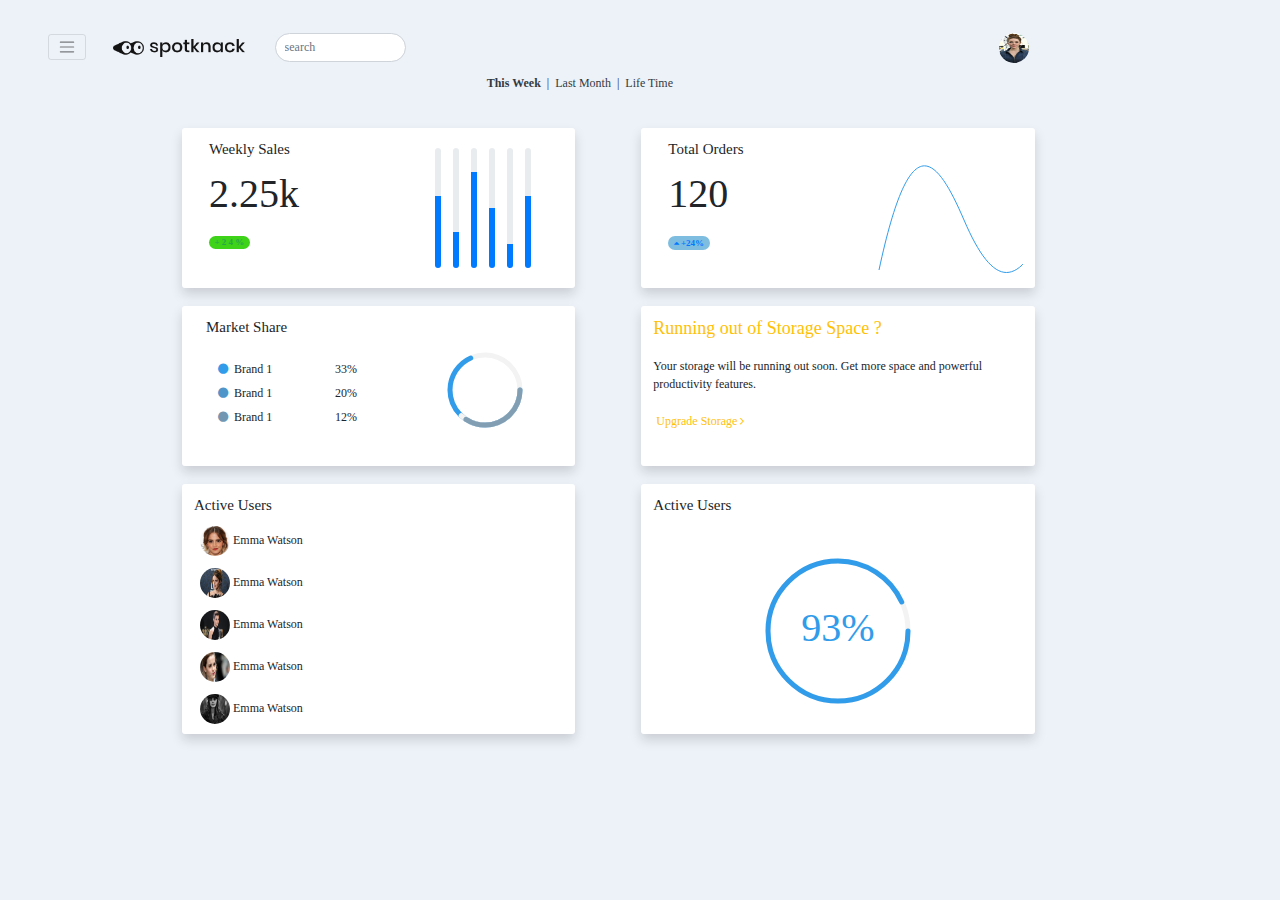
<file: index.html>
<html>
    <head>
        <meta name="viewport" content="width=device-width,initial-scale=1.0">
        <title>Screen1</title>
        <script src="https://code.jquery.com/jquery-3.5.1.slim.min.js" integrity="sha384-DfXdz2htPH0lsSSs5nCTpuj/zy4C+OGpamoFVy38MVBnE+IbbVYUew+OrCXaRkfj" crossorigin="anonymous"></script>
        <script src="https://cdn.jsdelivr.net/npm/popper.js@1.16.1/dist/umd/popper.min.js"></script>
        <script src="https://stackpath.bootstrapcdn.com/bootstrap/4.5.2/js/bootstrap.min.js"></script>
        <link href="https://stackpath.bootstrapcdn.com/font-awesome/4.7.0/css/font-awesome.min.css" rel="stylesheet"/>
        <link rel="stylesheet" href="https://stackpath.bootstrapcdn.com/bootstrap/4.5.2/css/bootstrap.min.css">
        <link rel="stylesheet" href="style/main.css">
        </head>
    <body class="body-bg">
        <div class="d-flex my-3 align-items-baseline width-fit">
            <nav class="col-xs-2 navbar navbar-expand-xxl bg-light body-bg navbar-light h-100 ml-5">
                <button class="navbar-toggler" type="button" data-toggle="collapse" data-target="#navbarSupportedContent" aria-controls="navbarSupportedContent" aria-expanded="false" aria-label="Toggle navigation">
                  <span class="navbar-toggler-icon body-bg"></span>
                </button>
            
                <div class="collapse navbar-collapse" id="navbarSupportedContent">
                  <ul class="navbar-nav border-right">
                    <li class="nav-item dropdown">
                        <a class="nav-link dropdown-toggle" href="#" id="navbarDropdown" role="button" data-toggle="dropdown" aria-haspopup="true" aria-expanded="false">
                            <i class="fa fa-briefcase" aria-hidden="true"></i> Home
                        </a>
                        <div class="dropdown-menu w-50" aria-labelledby="navbarDropdown">
                          <a class="dropdown-item" href="home/screen2.html">Home</a>
                          <a class="dropdown-item" href="#">Home</a>
                          <a class="dropdown-item" href="#">Home</a>
                        </div>
                    </li>
                      <li class="nav-item dropdown">
                        <a class="nav-link dropdown-toggle" href="#" id="navbarDropdown" role="button" data-toggle="dropdown" aria-haspopup="true" aria-expanded="false">
                            <i class="fa fa-briefcase" aria-hidden="true"></i> Page 1
                        </a>
                        <div class="dropdown-menu w-50" aria-labelledby="navbarDropdown">
                            <a class="dropdown-item" href="#">Page</a>
                            <a class="dropdown-item" href="#">Page</a>
                            <a class="dropdown-item" href="#">Page</a>
                        </div>
                      </li>
                    <li class="nav-item dropdown">
                      <a class="nav-link dropdown-toggle" href="#" id="navbarDropdown" role="button" data-toggle="dropdown" aria-haspopup="true" aria-expanded="false">
                        <i class="fa fa-briefcase" aria-hidden="true"></i> Page 2
                      </a>
                      <div class="dropdown-menu w-50" aria-labelledby="navbarDropdown">
                        <a class="dropdown-item" href="#">Page</a>
                        <a class="dropdown-item" href="#">Page</a>
                        <a class="dropdown-item" href="#">Page</a>
                      </div>
                    </li>
                    <li class="nav-item">
                      <a class="nav-link" href="#"><i class="fa fa-briefcase" aria-hidden="true"></i> Page 2</a>
                    </li>
                  </ul>
                </div>
            </nav>


        <div class="col container">
            <div class="row align-items-baseline">
                <div class="col col-lg-2 py-3"><img src="images/spotknacklogo.png" class="logo"></div>

                <div class="col col-lg-2 py-3">
                    <input type="search" class="form-control rounded-pill" placeholder="search">
                </div>
                <div class="col py-1">
                    <div class="profile btn-group dropleft pt-4">
                        <a class="dropdown-toggle" data-toggle="dropdown" aria-haspopup="true" aria-expanded="false">
                          <img src="./images/profile.jpeg" class="img-icon">
                        </a>
                        <div class="dropdown-menu top-auto drop-left-set">
                            <a class="dropdown-item" href="#">Settings</a>
                            <a class="dropdown-item" href="#">Privacy</a>
                            <a class="dropdown-item" href="#">Security</a>
                            <div class="dropdown-divider"></div>
                            <a class="dropdown-item" href="#">Profile</a>
                            <a class="dropdown-item" href="#">Logout</a>
                        </div>
                    </div>
                </div>
            </div>

            <div class="d-flex justify-content-center mb-5">
                <a href="./index.html" class="text-dark day font-bold">This Week &nbsp; <span class="sr-only">(current)</span></a> | &nbsp;
                <a href="./home/this_month.html" class="text-dark day">Last Month &nbsp;</a> | &nbsp;
                <a href="#" class="text-dark day">Life Time &nbsp;</a> 
            </div>
            
            <div class="row ml-5">
                <div class="col-lg-6">
                    <div class="d-flex flex-nowrap p-3 shadow h-160 mb-4 mx-4 bg-white rounded d-block">
                        <div class="col">
                            <h5>Weekly Sales</h5>
                            <p class="font-size-40">2.25k</p>
                            <div class="badge bg-green badge-pill text-success cursor-pointer"> + 2 4 % </div>
                        </div>
                        <div class="col d-contents">
                            <div class="rotate-90">
                                <div class="p-2">
                                    <div class="progress w-120 progress-height">
                                        <div class="progress-bar" style="width:60%"></div>
                                    </div>
                                </div>
                                <div class="p-2">
                                    <div class="progress w-120 progress-height">
                                        <div class="progress-bar" style="width:30%"></div>
                                    </div>
                                </div>
                                <div class="p-2">
                                    <div class="progress w-120 progress-height">
                                        <div class="progress-bar" style="width:80%"></div>
                                    </div>
                                </div>
                                <div class="p-2">
                                    <div class="progress w-120 progress-height">
                                        <div class="progress-bar" style="width:50%"></div>
                                    </div>
                                </div>
                                <div class="p-2">
                                    <div class="progress w-120 progress-height">
                                        <div class="progress-bar" style="width:20%"></div>
                                    </div>
                                </div>
                                <div class="p-2">
                                    <div class="progress w-120 progress-height">
                                        <div class="progress-bar" style="width:60%"></div>
                                    </div>
                                </div>
                            </div>
                        </div>
                    </div>

                    <div class="shadow mb-4 mx-4 h-160 px-3 pt-3 bg-white rounded">
                        <h5 class="pb-1 px-3">Market Share</h5>
                        <div class="d-flex">
                            <div class="col-xs-4 col-lg-4 mt-3">
                                <div class="p-1"><i class="fa fa-circle blue-1 px-2" aria-hidden="true"></i>Brand 1</div>
                                <div class="p-1"><i class="fa fa-circle blue-2 px-2" aria-hidden="true"></i>Brand 1</div>
                                <div class="p-1"><i class="fa fa-circle blue-3 px-2" aria-hidden="true"></i>Brand 1</div>
                            </div>
                            <div class="col-xs-4 col-lg-4 mt-3">
                                <div class="p-1">33%</div>
                                <div class="p-1">20%</div>
                                <div class="p-1">12%</div>
                            </div>
                            <div class="col-xs-4 col-lg-4 d-contents">
                                <div class="box-1">
                                    <div class="percent">
                                        <svg>
                                            <circle cx="40" cy="40" r="35"/>
                                            <circle cx="40" cy="40" r="35"/>
                                            <circle cx="40" cy="40" r="35"/>
                                            <circle cx="40" cy="40" r="35"/>
                                        </svg>
                                    </div>
                                </div>
                            </div>
                        </div>
                    </div>

                    <div class="shadow h-250 p-3 mb-4 mx-4 bg-white rounded">
                        <h5>Active Users</h5>
                        <div class="p-2"><img src="images/img-1.jpg" class="img-fluid img-icon"> Emma Watson</div>
                        <div class="p-2"><img src="images/img-2.jpeg" class="img-fluid img-icon"> Emma Watson</div>
                        <div class="p-2"><img src="images/img-3.jpg" class="img-fluid img-icon"> Emma Watson</div>
                        <div class="p-2"><img src="images/img-4.jpeg" class="img-fluid img-icon"> Emma Watson</div>
                        <div class="p-2"><img src="images/img-5.jpg" class="img-fluid img-icon"> Emma Watson</div>
                    </div>
                </div>

                <div class="col-lg-6">
                    <div class="d-flex flex-nowrap p-3 shadow h-160 mb-4 mx-4 bg-white rounded">
                        <div class="col-xs-8 col-lg-7">
                            <h5>Total&nbsp;Orders</h5>
                            <p class="font-size-40">120</p>
                            <div class="badge bg-blue badge-pill text-primary cursor-pointer"><i class="fa fa-caret-up" aria-hidden="true"></i> +24%</div>
                        </div>
                        <div class="col-xs-4 col-lg-5 d-contents">
                            <svg>
                                <path d="M 10 130 C 40 -10, 65 10, 95 80 S 150 150, 180 80" stroke="#319cea" fill="transparent" />
                            </svg>
                        </div>
                    </div>

                    <div class="shadow h-160 p-3 mb-4 mx-4 bg-white rounded">
                        <h4 class="text-warning pb-3">Running out of Storage Space ?</h4>
                        <div class="d-flex">
                            <p class="flex-grow-1 pb-2">Your storage will be running out soon. Get more space and powerful productivity features.</p>
                        </div>
                        <h6 class="text-warning p-1">Upgrade Storage <i class="fa fa-angle-right cursor-pointer" aria-hidden="true"></i></h6>
                    </div>

                    <div class="shadow h-250 p-3 mb-4 mx-4 bg-white rounded">
                        <h5 class="pb-5">Active Users</h5>
                        <div class="box pb-4">
                            <div class="percent">
                                <svg>
                                    <circle cx="70" cy="70" r="70"/>
                                    <circle cx="70" cy="70" r="70"/>
                                </svg>
                                <div class="number">
                                    <h2>93%</h2>
                                </div>
                            </div>
                        </div>
                    </div>
                </div>
            </div>

        </div>
    </div>    
    </body>
</html>
</file>
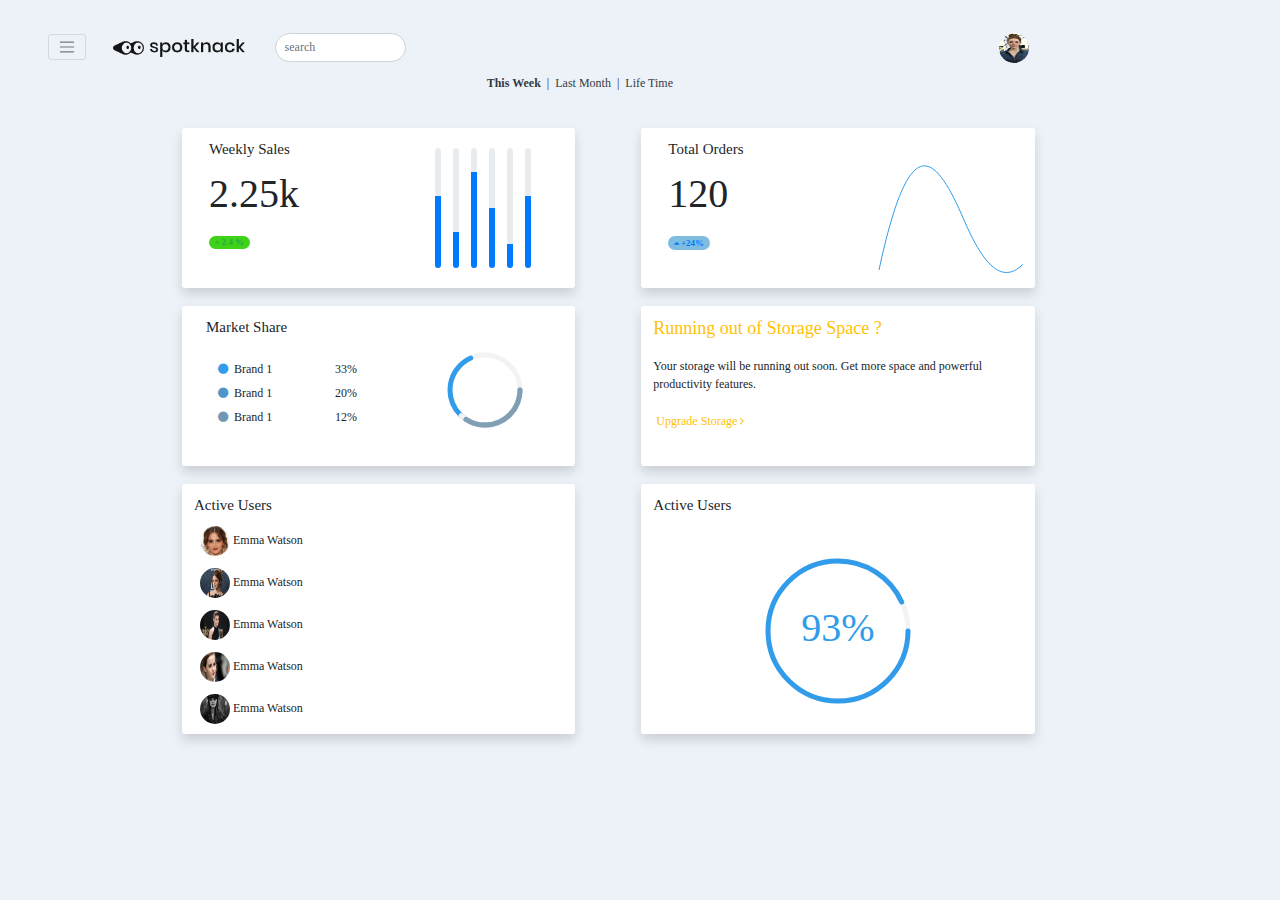
<file: home/screen2.html>
<html>
    <head>
        <meta name="viewport" content="width=device-width,initial-scale=1.0">
        <title>Screen2</title>
        <script src="https://code.jquery.com/jquery-3.5.1.slim.min.js" integrity="sha384-DfXdz2htPH0lsSSs5nCTpuj/zy4C+OGpamoFVy38MVBnE+IbbVYUew+OrCXaRkfj" crossorigin="anonymous"></script>
        <script src="https://cdn.jsdelivr.net/npm/popper.js@1.16.1/dist/umd/popper.min.js"></script>
        <script src="https://stackpath.bootstrapcdn.com/bootstrap/4.5.2/js/bootstrap.min.js"></script>
        <link href="https://stackpath.bootstrapcdn.com/font-awesome/4.7.0/css/font-awesome.min.css" rel="stylesheet"/>
        <link rel="stylesheet" href="https://stackpath.bootstrapcdn.com/bootstrap/4.5.2/css/bootstrap.min.css">
        <link rel="stylesheet" href="../style/main.css">
        </head>
    <body class="body-bg">
        <div class="d-flex my-3 align-items-baseline width-fit">
            <nav class="col-xs-2 navbar navbar-expand-xxl bg-light body-bg navbar-light h-100 ml-5">
                <button class="navbar-toggler" type="button" data-toggle="collapse" data-target="#navbarSupportedContent" aria-controls="navbarSupportedContent" aria-expanded="false" aria-label="Toggle navigation">
                  <span class="navbar-toggler-icon body-bg"></span>
                </button>
            
                <div class="collapse navbar-collapse" id="navbarSupportedContent">
                  <ul class="navbar-nav border-right">
                    <li class="nav-item dropdown">
                        <a class="nav-link dropdown-toggle" href="#" id="navbarDropdown" role="button" data-toggle="dropdown" aria-haspopup="true" aria-expanded="false">
                            <i class="fa fa-briefcase" aria-hidden="true"></i> Home
                        </a>
                        <div class="dropdown-menu w-50" aria-labelledby="navbarDropdown">
                          <a class="dropdown-item" href="screen2.html">Home</a>
                          <a class="dropdown-item" href="#">Home</a>
                          <a class="dropdown-item" href="#">Home</a>
                        </div>
                    </li>
                      <li class="nav-item dropdown">
                        <a class="nav-link dropdown-toggle" href="#" id="navbarDropdown" role="button" data-toggle="dropdown" aria-haspopup="true" aria-expanded="false">
                            <i class="fa fa-briefcase" aria-hidden="true"></i> Page 1
                        </a>
                        <div class="dropdown-menu w-50" aria-labelledby="navbarDropdown">
                            <a class="dropdown-item" href="#">Page</a>
                            <a class="dropdown-item" href="#">Page</a>
                            <a class="dropdown-item" href="#">Page</a>
                        </div>
                      </li>
                    <li class="nav-item dropdown">
                      <a class="nav-link dropdown-toggle" href="#" id="navbarDropdown" role="button" data-toggle="dropdown" aria-haspopup="true" aria-expanded="false">
                        <i class="fa fa-briefcase" aria-hidden="true"></i> Page 2
                      </a>
                      <div class="dropdown-menu w-50" aria-labelledby="navbarDropdown">
                        <a class="dropdown-item" href="#">Page</a>
                        <a class="dropdown-item" href="#">Page</a>
                        <a class="dropdown-item" href="#">Page</a>
                      </div>
                    </li>
                    <li class="nav-item">
                      <a class="nav-link" href="#"><i class="fa fa-briefcase" aria-hidden="true"></i> Page 2</a>
                    </li>
                  </ul>
                </div>
            </nav>


        <div class="col container">
            <div class="row align-items-baseline">
                <div class="col col-lg-2 py-3"><img src="../images/spotknacklogo.png" class="logo"></div>

                <div class="col col-lg-2 py-3">
                    <input type="search" class="form-control rounded-pill" placeholder="search">
                </div>
                <div class="col py-1">
                    <div class="profile btn-group dropleft pt-4">
                        <a class="dropdown-toggle" data-toggle="dropdown" aria-haspopup="true" aria-expanded="false">
                          <img src="../images/profile.jpeg" class="img-icon">
                        </a>
                        <div class="dropdown-menu top-auto drop-left-set">
                            <a class="dropdown-item" href="#">Settings</a>
                            <a class="dropdown-item" href="#">Privacy</a>
                            <a class="dropdown-item" href="#">Security</a>
                            <div class="dropdown-divider"></div>
                            <a class="dropdown-item" href="#">Profile</a>
                            <a class="dropdown-item" href="#">Logout</a>
                        </div>
                    </div>
                </div>
            </div>

            <div class="d-flex justify-content-center mb-5">
                <a href="../index.html" class="text-dark day font-bold">This Week &nbsp; <span class="sr-only">(current)</span></a> | &nbsp;
                <a href="../home/this_month.html" class="text-dark day">Last Month &nbsp;</a> | &nbsp;
                <a href="#" class="text-dark day">Life Time &nbsp;</a> 
            </div>
            
            <div class="row ml-5">
                <div class="col-lg-6">
                    <div class="d-flex flex-nowrap p-3 shadow h-160 mb-4 mx-4 bg-white rounded d-block">
                        <div class="col">
                            <h5>Weekly Sales</h5>
                            <p class="font-size-40">2.25k</p>
                            <div class="badge bg-green badge-pill text-success cursor-pointer"> + 2 4 % </div>
                        </div>
                        <div class="col d-contents">
                            <div class="rotate-90">
                                <div class="p-2">
                                    <div class="progress w-120 progress-height">
                                        <div class="progress-bar" style="width:60%"></div>
                                    </div>
                                </div>
                                <div class="p-2">
                                    <div class="progress w-120 progress-height">
                                        <div class="progress-bar" style="width:30%"></div>
                                    </div>
                                </div>
                                <div class="p-2">
                                    <div class="progress w-120 progress-height">
                                        <div class="progress-bar" style="width:80%"></div>
                                    </div>
                                </div>
                                <div class="p-2">
                                    <div class="progress w-120 progress-height">
                                        <div class="progress-bar" style="width:50%"></div>
                                    </div>
                                </div>
                                <div class="p-2">
                                    <div class="progress w-120 progress-height">
                                        <div class="progress-bar" style="width:20%"></div>
                                    </div>
                                </div>
                                <div class="p-2">
                                    <div class="progress w-120 progress-height">
                                        <div class="progress-bar" style="width:60%"></div>
                                    </div>
                                </div>
                            </div>
                        </div>
                    </div>

                    <div class="shadow mb-4 mx-4 h-160 px-3 pt-3 bg-white rounded">
                        <h5 class="pb-1 px-3">Market Share</h5>
                        <div class="d-flex">
                            <div class="col-xs-4 col-lg-4 mt-3">
                                <div class="p-1"><i class="fa fa-circle blue-1 px-2" aria-hidden="true"></i>Brand 1</div>
                                <div class="p-1"><i class="fa fa-circle blue-2 px-2" aria-hidden="true"></i>Brand 1</div>
                                <div class="p-1"><i class="fa fa-circle blue-3 px-2" aria-hidden="true"></i>Brand 1</div>
                            </div>
                            <div class="col-xs-4 col-lg-4 mt-3">
                                <div class="p-1">33%</div>
                                <div class="p-1">20%</div>
                                <div class="p-1">12%</div>
                            </div>
                            <div class="col-xs-4 col-lg-4 d-contents">
                                <div class="box-1">
                                    <div class="percent">
                                        <svg>
                                            <circle cx="40" cy="40" r="35"/>
                                            <circle cx="40" cy="40" r="35"/>
                                            <circle cx="40" cy="40" r="35"/>
                                            <circle cx="40" cy="40" r="35"/>
                                        </svg>
                                    </div>
                                </div>
                            </div>
                        </div>
                    </div>

                    <div class="shadow h-250 p-3 mb-4 mx-4 bg-white rounded">
                        <h5>Active Users</h5>
                        <div class="p-2"><img src="../images/img-1.jpg" class="img-fluid img-icon"> Emma Watson</div>
                        <div class="p-2"><img src="../images/img-2.jpeg" class="img-fluid img-icon"> Emma Watson</div>
                        <div class="p-2"><img src="../images/img-3.jpg" class="img-fluid img-icon"> Emma Watson</div>
                        <div class="p-2"><img src="../images/img-4.jpeg" class="img-fluid img-icon"> Emma Watson</div>
                        <div class="p-2"><img src="../images/img-5.jpg" class="img-fluid img-icon"> Emma Watson</div>
                    </div>
                </div>

                <div class="col-lg-6">
                    <div class="d-flex flex-nowrap p-3 shadow h-160 mb-4 mx-4 bg-white rounded">
                        <div class="col-xs-8 col-lg-7">
                            <h5>Total&nbsp;Orders</h5>
                            <p class="font-size-40">120</p>
                            <div class="badge bg-blue badge-pill text-primary cursor-pointer"><i class="fa fa-caret-up" aria-hidden="true"></i> +24%</div>
                        </div>
                        <div class="col-xs-4 col-lg-5 d-contents">
                            <svg>
                                <path d="M 10 130 C 40 -10, 65 10, 95 80 S 150 150, 180 80" stroke="#319cea" fill="transparent" />
                            </svg>
                        </div>
                    </div>

                    <div class="shadow h-160 p-3 mb-4 mx-4 bg-white rounded">
                        <h4 class="text-warning pb-3">Running out of Storage Space ?</h4>
                        <div class="d-flex">
                            <p class="flex-grow-1 pb-2">Your storage will be running out soon. Get more space and powerful productivity features.</p>
                        </div>
                        <h6 class="text-warning p-1">Upgrade Storage <i class="fa fa-angle-right cursor-pointer" aria-hidden="true"></i></h6>
                    </div>

                    <div class="shadow h-250 p-3 mb-4 mx-4 bg-white rounded">
                        <h5 class="pb-5">Active Users</h5>
                        <div class="box pb-4">
                            <div class="percent">
                                <svg>
                                    <circle cx="70" cy="70" r="70"/>
                                    <circle cx="70" cy="70" r="70"/>
                                </svg>
                                <div class="number">
                                    <h2>93%</h2>
                                </div>
                            </div>
                        </div>
                    </div>
                </div>
            </div>

        </div>
    </div>    
    </body>
</html>
</file>
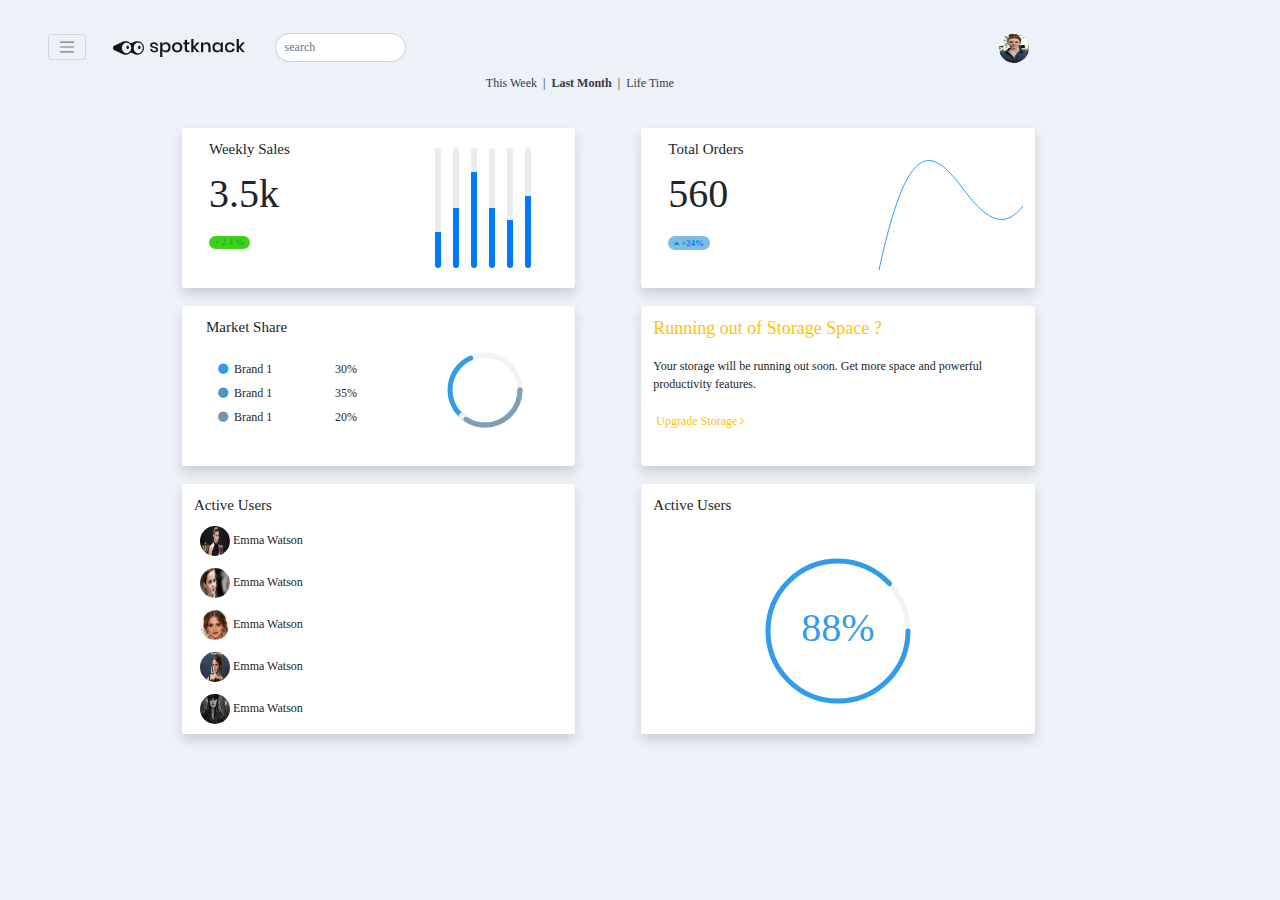
<file: home/this_month.html>
<html>
    <head>
        <meta name="viewport" content="width=device-width,initial-scale=1.0">
        <title>This Month</title>
        <script src="https://code.jquery.com/jquery-3.5.1.slim.min.js" integrity="sha384-DfXdz2htPH0lsSSs5nCTpuj/zy4C+OGpamoFVy38MVBnE+IbbVYUew+OrCXaRkfj" crossorigin="anonymous"></script>
        <script src="https://cdn.jsdelivr.net/npm/popper.js@1.16.1/dist/umd/popper.min.js"></script>
        <script src="https://stackpath.bootstrapcdn.com/bootstrap/4.5.2/js/bootstrap.min.js"></script>
        <link href="https://stackpath.bootstrapcdn.com/font-awesome/4.7.0/css/font-awesome.min.css" rel="stylesheet"/>
        <link rel="stylesheet" href="https://stackpath.bootstrapcdn.com/bootstrap/4.5.2/css/bootstrap.min.css">
        <link rel="stylesheet" href="../style/main.css">
        </head>
    <body class="body-bg">
        <div class="d-flex my-3 align-items-baseline width-fit">
            <nav class="col-xs-2 navbar navbar-expand-xxl bg-light body-bg navbar-light h-100 ml-5">
                <button class="navbar-toggler" type="button" data-toggle="collapse" data-target="#navbarSupportedContent" aria-controls="navbarSupportedContent" aria-expanded="false" aria-label="Toggle navigation">
                  <span class="navbar-toggler-icon body-bg"></span>
                </button>
            
                <div class="collapse navbar-collapse" id="navbarSupportedContent">
                  <ul class="navbar-nav border-right">
                    <li class="nav-item dropdown">
                        <a class="nav-link dropdown-toggle" href="#" id="navbarDropdown" role="button" data-toggle="dropdown" aria-haspopup="true" aria-expanded="false">
                            <i class="fa fa-briefcase" aria-hidden="true"></i> Home
                        </a>
                        <div class="dropdown-menu w-50" aria-labelledby="navbarDropdown">
                          <a class="dropdown-item" href="screen2.html">Home</a>
                          <a class="dropdown-item" href="#">Home</a>
                          <a class="dropdown-item" href="#">Home</a>
                        </div>
                    </li>
                      <li class="nav-item dropdown">
                        <a class="nav-link dropdown-toggle" href="#" id="navbarDropdown" role="button" data-toggle="dropdown" aria-haspopup="true" aria-expanded="false">
                            <i class="fa fa-briefcase" aria-hidden="true"></i> Page 1
                        </a>
                        <div class="dropdown-menu w-50" aria-labelledby="navbarDropdown">
                            <a class="dropdown-item" href="#">Page</a>
                            <a class="dropdown-item" href="#">Page</a>
                            <a class="dropdown-item" href="#">Page</a>
                        </div>
                      </li>
                    <li class="nav-item dropdown">
                      <a class="nav-link dropdown-toggle" href="#" id="navbarDropdown" role="button" data-toggle="dropdown" aria-haspopup="true" aria-expanded="false">
                        <i class="fa fa-briefcase" aria-hidden="true"></i> Page 2
                      </a>
                      <div class="dropdown-menu w-50" aria-labelledby="navbarDropdown">
                        <a class="dropdown-item" href="#">Page</a>
                        <a class="dropdown-item" href="#">Page</a>
                        <a class="dropdown-item" href="#">Page</a>
                      </div>
                    </li>
                    <li class="nav-item">
                      <a class="nav-link" href="#"><i class="fa fa-briefcase" aria-hidden="true"></i> Page 2</a>
                    </li>
                  </ul>
                </div>
            </nav>


        <div class="col container">
            <div class="row align-items-baseline">
                <div class="col col-lg-2 py-3"><img src="../images/spotknacklogo.png" class="logo"></div>

                <div class="col col-lg-2 py-3">
                    <input type="search" class="form-control rounded-pill" placeholder="search">
                </div>
                <div class="col py-1">
                    <div class="profile btn-group dropleft pt-4">
                        <a class="dropdown-toggle" data-toggle="dropdown" aria-haspopup="true" aria-expanded="false">
                          <img src="../images/profile.jpeg" class="img-icon">
                        </a>
                        <div class="dropdown-menu top-auto drop-left-set">
                            <a class="dropdown-item" href="#">Settings</a>
                            <a class="dropdown-item" href="#">Privacy</a>
                            <a class="dropdown-item" href="#">Security</a>
                            <div class="dropdown-divider"></div>
                            <a class="dropdown-item" href="#">Profile</a>
                            <a class="dropdown-item" href="#">Logout</a>
                        </div>
                    </div>
                </div>
            </div>

            <div class="d-flex justify-content-center mb-5">
                <a href="../index.html" class="text-dark day">This Week &nbsp; <span class="sr-only">(current)</span></a> | &nbsp;
                <a href="../home/this_month.html" class="text-dark font-bold day">Last Month &nbsp;</a> | &nbsp;
                <a href="#" class="text-dark day">Life Time &nbsp;</a> 
            </div>
            
            <div class="row ml-5">
                <div class="col-lg-6">
                    <div class="d-flex flex-nowrap p-3 shadow h-160 mb-4 mx-4 bg-white rounded d-block">
                        <div class="col">
                            <h5>Weekly Sales</h5>
                            <p class="font-size-40">3.5k</p>
                            <div class="badge bg-green badge-pill text-success cursor-pointer"> + 2 4 % </div>
                        </div>
                        <div class="col d-contents">
                            <div class="rotate-90">
                                <div class="p-2">
                                    <div class="progress w-120 progress-height">
                                        <div class="progress-bar" style="width:30%"></div>
                                    </div>
                                </div>
                                <div class="p-2">
                                    <div class="progress w-120 progress-height">
                                        <div class="progress-bar" style="width:50%"></div>
                                    </div>
                                </div>
                                <div class="p-2">
                                    <div class="progress w-120 progress-height">
                                        <div class="progress-bar" style="width:80%"></div>
                                    </div>
                                </div>
                                <div class="p-2">
                                    <div class="progress w-120 progress-height">
                                        <div class="progress-bar" style="width:50%"></div>
                                    </div>
                                </div>
                                <div class="p-2">
                                    <div class="progress w-120 progress-height">
                                        <div class="progress-bar" style="width:40%"></div>
                                    </div>
                                </div>
                                <div class="p-2">
                                    <div class="progress w-120 progress-height">
                                        <div class="progress-bar" style="width:60%"></div>
                                    </div>
                                </div>
                            </div>
                        </div>
                    </div>

                    <div class="shadow mb-4 mx-4 h-160 px-3 pt-3 bg-white rounded">
                        <h5 class="pb-1 px-3">Market Share</h5>
                        <div class="d-flex">
                            <div class="col-xs-4 col-lg-4 mt-3">
                                <div class="p-1"><i class="fa fa-circle blue-1 px-2" aria-hidden="true"></i>Brand 1</div>
                                <div class="p-1"><i class="fa fa-circle blue-2 px-2" aria-hidden="true"></i>Brand 1</div>
                                <div class="p-1"><i class="fa fa-circle blue-3 px-2" aria-hidden="true"></i>Brand 1</div>
                            </div>
                            <div class="col-xs-4 col-lg-4 mt-3">
                                <div class="p-1">30%</div>
                                <div class="p-1">35%</div>
                                <div class="p-1">20%</div>
                            </div>
                            <div class="col-xs-4 col-lg-4 d-contents">
                                <div class="box-1">
                                    <div class="percent">
                                        <svg>
                                            <circle cx="40" cy="40" r="35"/>
                                            <circle cx="40" cy="40" r="35"/>
                                            <circle cx="40" cy="40" r="35"/>
                                            <circle cx="40" cy="40" r="35"/>
                                        </svg>
                                    </div>
                                </div>
                            </div>
                        </div>
                    </div>

                    <div class="shadow h-250 p-3 mb-4 mx-4 bg-white rounded">
                        <h5>Active Users</h5>
                        <div class="p-2"><img src="../images/img-3.jpg" class="img-fluid img-icon"> Emma Watson</div>
                        <div class="p-2"><img src="../images/img-4.jpeg" class="img-fluid img-icon"> Emma Watson</div>
                        <div class="p-2"><img src="../images/img-1.jpg" class="img-fluid img-icon"> Emma Watson</div>
                        <div class="p-2"><img src="../images/img-2.jpeg" class="img-fluid img-icon"> Emma Watson</div>
                        <div class="p-2"><img src="../images/img-5.jpg" class="img-fluid img-icon"> Emma Watson</div>
                    </div>
                </div>

                <div class="col-lg-6">
                    <div class="d-flex flex-nowrap p-3 shadow h-160 mb-4 mx-4 bg-white rounded">
                        <div class="col-xs-8 col-lg-7">
                            <h5>Total&nbsp;Orders</h5>
                            <p class="font-size-40">560</p>
                            <div class="badge bg-blue badge-pill text-primary cursor-pointer"><i class="fa fa-caret-up" aria-hidden="true"></i> +24%</div>
                        </div>
                        <div class="col-xs-4 col-lg-5 d-contents">
                            <svg>
                                <path d="M 10 130 C 40 -10, 65 10, 95 50 S 150 100, 180 10, 10" stroke="#319cea" fill="transparent" />
                            </svg>
                        </div>
                    </div>

                    <div class="shadow h-160 p-3 mb-4 mx-4 bg-white rounded">
                        <h4 class="text-warning pb-3">Running out of Storage Space ?</h4>
                        <div class="d-flex">
                            <p class="flex-grow-1 pb-2">Your storage will be running out soon. Get more space and powerful productivity features.</p>
                        </div>
                        <h6 class="text-warning p-1">Upgrade Storage <i class="fa fa-angle-right cursor-pointer" aria-hidden="true"></i></h6>
                    </div>

                    <div class="shadow h-250 p-3 mb-4 mx-4 bg-white rounded">
                        <h5 class="pb-5">Active Users</h5>
                        <div class="box-2 pb-4">
                            <div class="percent">
                                <svg>
                                    <circle cx="70" cy="70" r="70"/>
                                    <circle cx="70" cy="70" r="70"/>
                                </svg>
                                <div class="number">
                                    <h2>88%</h2>
                                </div>
                            </div>
                        </div>
                    </div>
                </div>
            </div>

        </div>
    </div>    
    </body>
</html>
</file>
<file: style/main.css>
* {
    font-family: Inter;
    font-size: 12px;
}
.body-bg {
    background-color: #edf2f9!important;
}
nav {
    font-family: poppins;
}
nav ul {
    height: 100%;
}
.pb-one {
    padding-bottom: 1.9rem;
}
.logo {
    width: 100%;
}
.w-20 {
    width: 20%;
}
.h-160 {
    height: 160px;
}
.h-250 {
    height: 250px;
}
.width-fit {
    width: fit-content;
}
.width-max {
    width: max-content;
}
.font-size-40 {
    font-size: 40px;
}
.font-bold {
    font-weight: bold;
}
.w-120 {
    width: 120px;
}
.progress-height {
    height: 0.5rem;
}
.border-right {
    border-right: 1px solid gray;
    height: 100vh;
}
.rotate-90 {
    transform: rotate(-90deg);
}
.blue-1 {
    color: #319cea;
}
.blue-2 {
    color: #4e96ca;
}
.blue-3 {
    color: #7197b3;
}
.bg-green {
    background-color: #3ed319;
}
.bg-blue {
    background-color: #7fbde0;
}
.profile {
    display: flex;
    justify-content: flex-end;
    cursor: pointer;
    padding-right: 2rem;
}
.cursor-pointer {
    cursor: pointer;
}
.img-icon {
    box-sizing: border-box;
    border: 0px solid;
    border-radius: 50%;
    height: 30px;
    width: 30px;
}
.day:hover {
    font-weight: bold;
}
.d-contents {
    display: contents;
}

/* nav */
.top-auto {
    top: auto;
}
.dropleft .dropdown-toggle::before {
    content: none;
}
.navbar-nav .dropdown-menu {
    background-color: transparent;
    border: 0;
}
.dropdown-item:focus, .dropdown-item:hover {
    color: #319cea;
    background-color: transparent!important;
}

/* SVG */

.box,.box-2 {
    display: flex;
    align-items: center;
    flex-direction: column;
}
.box .percent,.box-2 .percent {
    position: relative;
}
.box .percent svg,.box-1 .percent svg,.box-2 .percent svg {
    width: 150px;
}
.box .percent svg circle,.box-1 .percent svg circle,.box-2 .percent svg circle {
    fill: none;
    stroke-width: 5px;
    stroke: #319cea;
    transform: translate(5px,5px);
    stroke-dasharray: 440;
    stroke-dashoffset: 440;
    stroke-linecap: round;
}
.box-1 .percent svg circle{
    stroke-dasharray: 300;
}
.box .percent svg circle:nth-child(1),.box-1 .percent svg circle:nth-child(1),.box-2 .percent svg circle:nth-child(1) {
    stroke-dashoffset: 0;
    stroke: #f3f3f3;
}
.box .percent svg circle:nth-child(2) {
    stroke-dashoffset: calc(440 - ( 440 * 93 ) / 100);
    stroke: #319cea;
}
.box-1 .percent svg circle:nth-child(2) {
    stroke-dashoffset: calc(300 - ( 300 * 50 ) / 100);
    stroke: #319cea;
    stroke-linecap: round;
}
.box-1 .percent svg circle:nth-child(3) {
    stroke-dashoffset: calc(300 - ( 300 * 27 ) / 100);
    stroke: #f3f3f3;
    stroke-linecap: round;
}
.box-1 .percent svg circle:nth-child(4) {
    stroke-dashoffset: calc(300 - ( 300 * 25 ) / 100);
    stroke: #819eb3;
    stroke-linecap: round;
}


.box .percent .number,.box-1 .percent .number,.box-2 .percent .number {
    position: absolute;
    top: 0;
    width: 100%;
    height: 100%;
    display: flex;
    justify-content: center;
    align-items: center;
    color: #319cea;
}
.box .percent .number h2 ,.box-2 .percent .number h2 {
    font-size: 40px;
}
.box-2 .percent svg circle:nth-child(2) {
    stroke-dashoffset: calc(440 - ( 440 * 88 ) / 100);
    stroke: #319cea;
}
</file>
